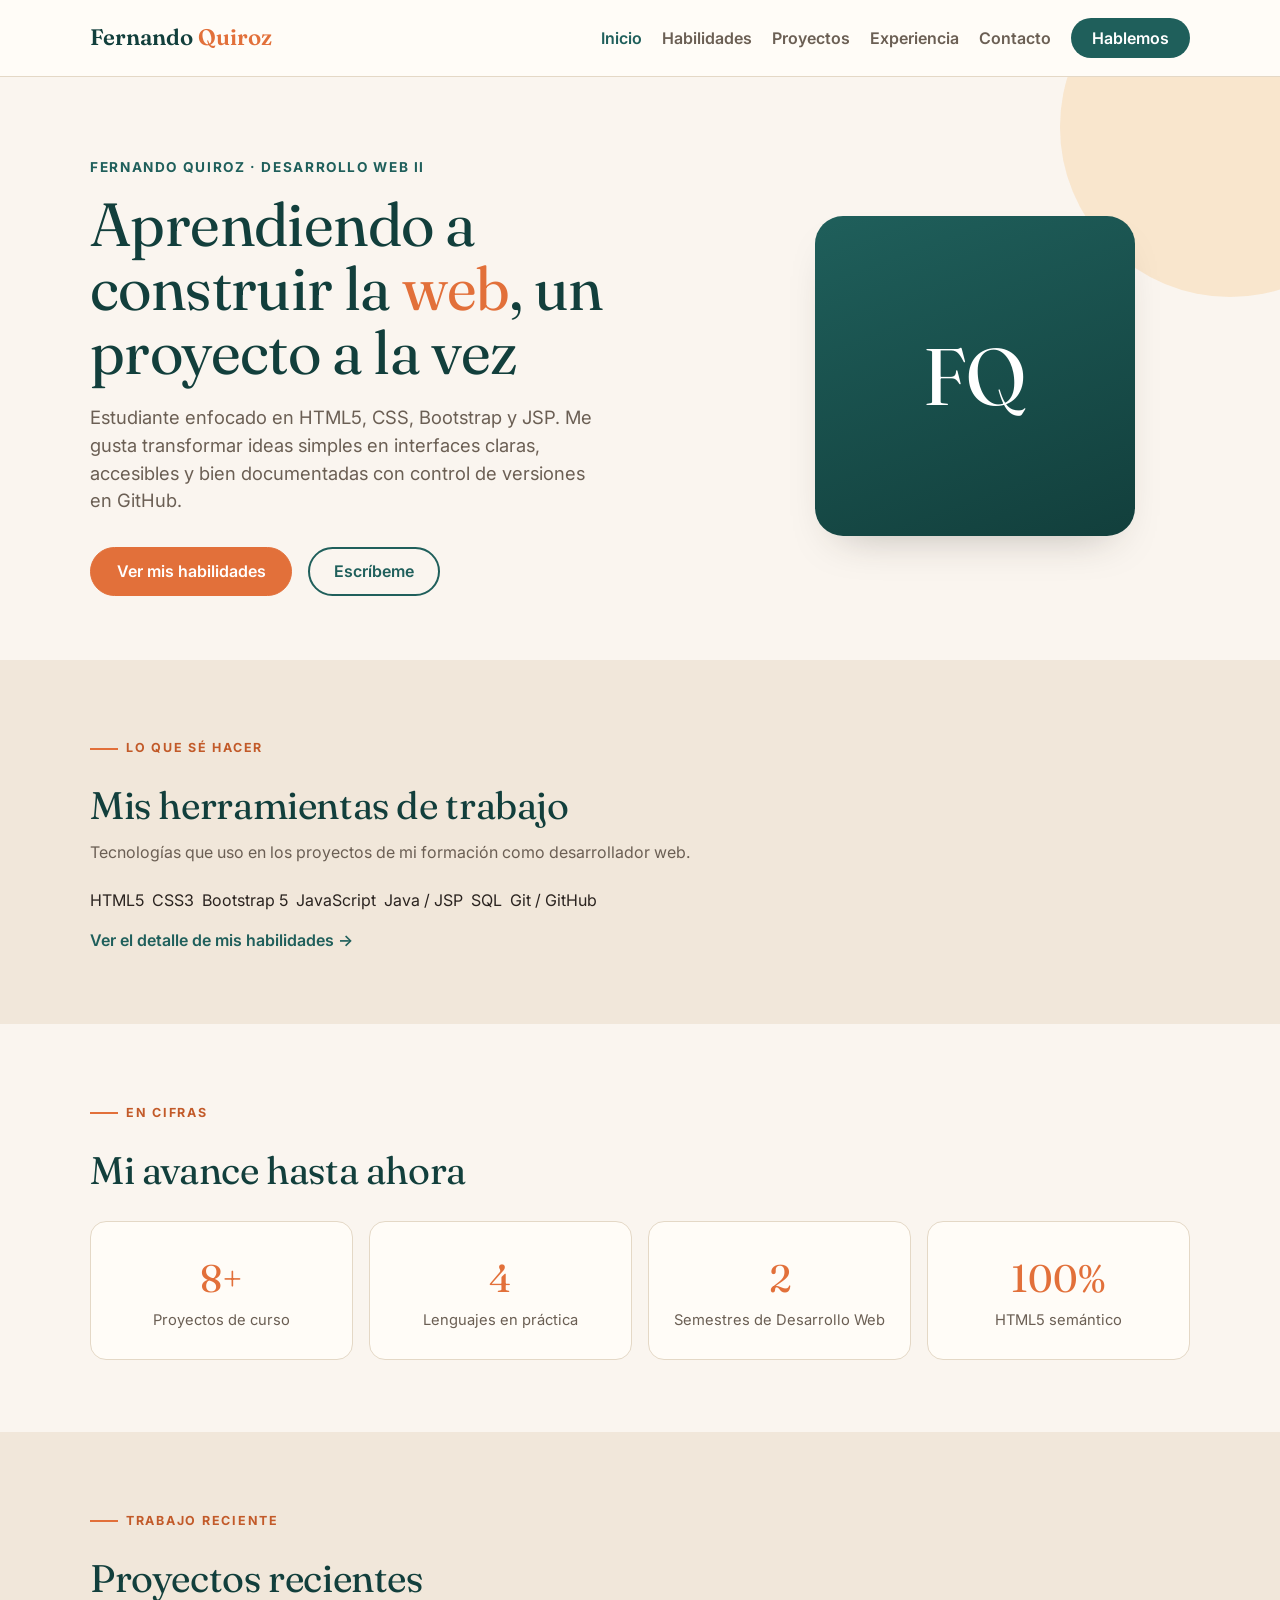
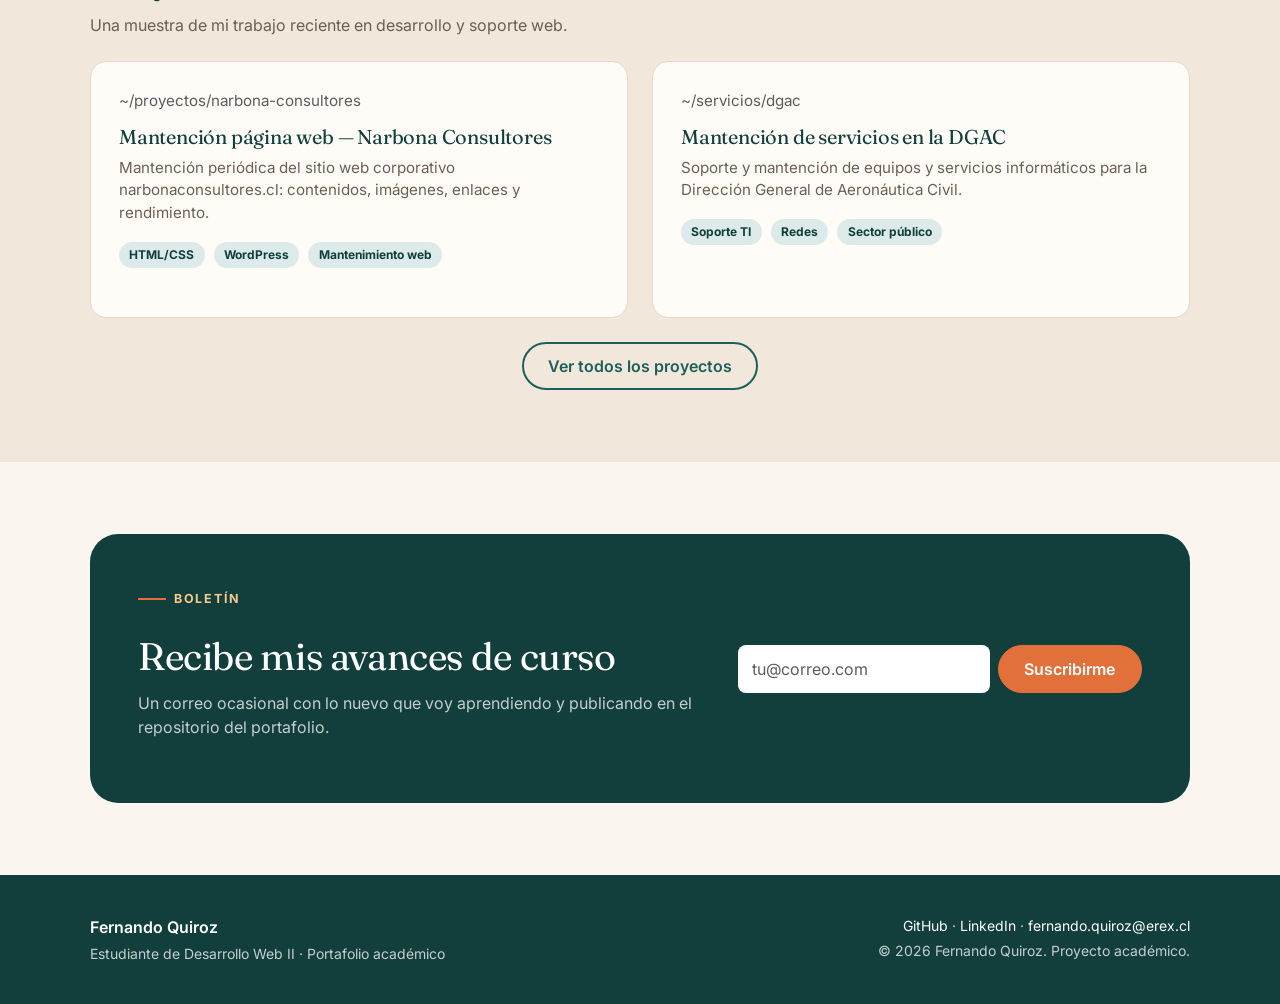
<file: index.html>
<!DOCTYPE html>
<html lang="es">
<head>
  <meta charset="UTF-8" />
  <meta name="viewport" content="width=device-width, initial-scale=1.0" />
  <title>Fernando Quiroz · Portafolio de Desarrollo Web II</title>
  <meta
    name="description"
    content="Portafolio personal de Fernando Quiroz, estudiante de Desarrollo Web II: proyectos, habilidades y experiencia en HTML5, CSS, Bootstrap y JSP."
  />

  <link rel="preconnect" href="https://fonts.googleapis.com" />
  <link rel="preconnect" href="https://fonts.gstatic.com" crossorigin />
  <link
    href="https://fonts.googleapis.com/css2?family=Fraunces:opsz,wght@9..144,500;9..144,600;9..144,700&family=Inter:wght@400;500;600;700&display=swap"
    rel="stylesheet"
  />

  <link
    href="https://cdn.jsdelivr.net/npm/bootstrap@5.3.3/dist/css/bootstrap.min.css"
    rel="stylesheet"
  />

  <link rel="stylesheet" href="css/reset.css" />
  <link rel="stylesheet" href="css/styles.css" />
</head>
<body>
  <!-- ============ NAVBAR ============ -->
  <header>
    <nav class="navbar navbar-expand-lg navbar-portfolio sticky-top py-3">
      <div class="container container-narrow">
        <a class="navbar-brand" href="index.html">Fernando <span>Quiroz</span></a>
        <button
          class="navbar-toggler"
          type="button"
          data-bs-toggle="collapse"
          data-bs-target="#navPrincipal"
          aria-controls="navPrincipal"
          aria-expanded="false"
          aria-label="Abrir menú de navegación"
        >
          <span class="navbar-toggler-icon"></span>
        </button>
        <div class="collapse navbar-collapse" id="navPrincipal">
          <ul class="navbar-nav ms-auto align-items-lg-center gap-lg-1">
            <li class="nav-item"><a class="nav-link" href="index.html">Inicio</a></li>
            <li class="nav-item"><a class="nav-link" href="habilidades.html">Habilidades</a></li>
            <li class="nav-item"><a class="nav-link" href="proyectos.html">Proyectos</a></li>
            <li class="nav-item"><a class="nav-link" href="experiencia.html">Experiencia</a></li>
            <li class="nav-item"><a class="nav-link" href="contacto.html">Contacto</a></li>
            <li class="nav-item ms-lg-2 mt-2 mt-lg-0">
              <a class="btn-nav-cta d-inline-block" href="contacto.html">Hablemos</a>
            </li>
          </ul>
        </div>
      </div>
    </nav>
  </header>

  <main>
    <!-- ============ HERO ============ -->
    <section class="hero">
      <div class="container container-narrow">
        <div class="row align-items-center g-5">
          <div class="col-lg-7 hero-content">
            <p class="hero-eyebrow">Fernando Quiroz · Desarrollo Web II</p>
            <h1>Aprendiendo a construir la <em>web</em>, un proyecto a la vez</h1>
            <p class="hero-lead">
              Estudiante enfocado en HTML5, CSS, Bootstrap y JSP. Me gusta transformar ideas
              simples en interfaces claras, accesibles y bien documentadas con control de
              versiones en GitHub.
            </p>
            <div class="d-flex flex-wrap gap-3">
              <a href="habilidades.html" class="btn btn-brand">Ver mis habilidades</a>
              <a href="contacto.html" class="btn btn-outline-brand">Escríbeme</a>
            </div>
          </div>
          <div class="col-lg-5">
            <div class="avatar-badge" aria-hidden="true">FQ</div>
          </div>
        </div>
      </div>
    </section>

    <!-- ============ HABILIDADES DESTACADAS ============ -->
    <section class="section section-alt">
      <div class="container container-narrow">
        <p class="kicker">Lo que sé hacer</p>
        <h2 class="section-title">Mis herramientas de trabajo</h2>
        <p class="section-lead mb-4">
          Tecnologías que uso en los proyectos de mi formación como desarrollador web.
        </p>
        <div class="d-flex flex-wrap gap-2 mb-3">
          <span class="project-tag">HTML5</span>
          <span class="project-tag">CSS3</span>
          <span class="project-tag">Bootstrap 5</span>
          <span class="project-tag">JavaScript</span>
          <span class="project-tag">Java / JSP</span>
          <span class="project-tag">SQL</span>
          <span class="project-tag">Git / GitHub</span>
        </div>
        <a href="habilidades.html" class="fw-semibold" style="color: var(--color-primary);">
          Ver el detalle de mis habilidades →
        </a>
      </div>
    </section>

    <!-- ============ EN CIFRAS ============ -->
    <section class="section">
      <div class="container container-narrow">
        <p class="kicker">En cifras</p>
        <h2 class="section-title">Mi avance hasta ahora</h2>
        <div class="row g-3 mt-2">
          <div class="col-6 col-lg-3">
            <div class="stat-card">
              <span class="stat-number">8+</span>
              <span class="stat-label">Proyectos de curso</span>
            </div>
          </div>
          <div class="col-6 col-lg-3">
            <div class="stat-card">
              <span class="stat-number">4</span>
              <span class="stat-label">Lenguajes en práctica</span>
            </div>
          </div>
          <div class="col-6 col-lg-3">
            <div class="stat-card">
              <span class="stat-number">2</span>
              <span class="stat-label">Semestres de Desarrollo Web</span>
            </div>
          </div>
          <div class="col-6 col-lg-3">
            <div class="stat-card">
              <span class="stat-number">100%</span>
              <span class="stat-label">HTML5 semántico</span>
            </div>
          </div>
        </div>
      </div>
    </section>

    <!-- ============ PROYECTOS RECIENTES ============ -->
    <section class="section section-alt">
      <div class="container container-narrow">
        <p class="kicker">Trabajo reciente</p>
        <h2 class="section-title">Proyectos recientes</h2>
        <p class="section-lead mb-4">
          Una muestra de mi trabajo reciente en desarrollo y soporte web.
        </p>
        <div class="row g-4" id="listaProyectosInicio">
          <div class="col-md-6">
            <article class="project-card">
              <p class="text-muted small mb-1">~/proyectos/narbona-consultores</p>
              <h3>Mantención página web — Narbona Consultores</h3>
              <p>Mantención periódica del sitio web corporativo narbonaconsultores.cl: contenidos, imágenes, enlaces y rendimiento.</p>
              <div class="mb-3">
                <span class="project-tag">HTML/CSS</span>
                <span class="project-tag">WordPress</span>
                <span class="project-tag">Mantenimiento web</span>
              </div>
            </article>
          </div>
          <div class="col-md-6">
            <article class="project-card">
              <p class="text-muted small mb-1">~/servicios/dgac</p>
              <h3>Mantención de servicios en la DGAC</h3>
              <p>Soporte y mantención de equipos y servicios informáticos para la Dirección General de Aeronáutica Civil.</p>
              <div class="mb-3">
                <span class="project-tag">Soporte TI</span>
                <span class="project-tag">Redes</span>
                <span class="project-tag">Sector público</span>
              </div>
            </article>
          </div>
        </div>
        <div class="text-center mt-4">
          <a href="proyectos.html" class="btn btn-outline-brand">Ver todos los proyectos</a>
        </div>
      </div>
    </section>

    <!-- ============ NEWSLETTER ============ -->
    <section class="section">
      <div class="container container-narrow">
        <div class="newsletter-band">
          <div class="row align-items-center g-4">
            <div class="col-lg-7">
              <p class="kicker" style="color: var(--color-accent-light);">Boletín</p>
              <h2 class="section-title text-white">Recibe mis avances de curso</h2>
              <p class="section-lead">
                Un correo ocasional con lo nuevo que voy aprendiendo y publicando en el
                repositorio del portafolio.
              </p>
            </div>
            <div class="col-lg-5">
              <form
                class="necesita-validacion"
                data-envio-simulado
                data-mensaje-exito="¡Listo! Revisa tu correo para confirmar la suscripción."
                novalidate
              >
                <label for="correoNewsletterInicio" class="visually-hidden">Correo electrónico</label>
                <div class="d-flex flex-column flex-sm-row gap-2">
                  <input
                    type="email"
                    class="form-control"
                    id="correoNewsletterInicio"
                    name="correo"
                    placeholder="tu@correo.com"
                    required
                  />
                  <button type="submit" class="btn btn-brand text-nowrap">Suscribirme</button>
                </div>
                <div class="invalid-feedback">Ingresa un correo electrónico válido.</div>
                <p class="alerta-envio d-none small mt-2 mb-0" style="color: var(--color-accent-light);" role="status"></p>
              </form>
            </div>
          </div>
        </div>
      </div>
    </section>
  </main>

  <!-- ============ FOOTER ============ -->
  <footer class="site-footer">
    <div class="container container-narrow">
      <div class="row g-4">
        <div class="col-md-6">
          <p class="fw-semibold text-white mb-1">Fernando Quiroz</p>
          <p class="small mb-0">Estudiante de Desarrollo Web II · Portafolio académico</p>
        </div>
        <div class="col-md-6 text-md-end">
          <p class="small mb-1">
            <a href="https://github.com/" target="_blank" rel="noopener noreferrer">GitHub</a>
            ·
            <a href="https://www.linkedin.com/" target="_blank" rel="noopener noreferrer">LinkedIn</a>
            ·
            <a href="mailto:fernando.quiroz@erex.cl">fernando.quiroz@erex.cl</a>
          </p>
          <p class="small mb-0">&copy; 2026 Fernando Quiroz. Proyecto académico.</p>
        </div>
      </div>
    </div>
  </footer>

  <script
    src="https://cdn.jsdelivr.net/npm/bootstrap@5.3.3/dist/js/bootstrap.bundle.min.js"
  ></script>
  <script src="js/data.js"></script>
  <script src="js/main.js"></script>
</body>
</html>
</file>
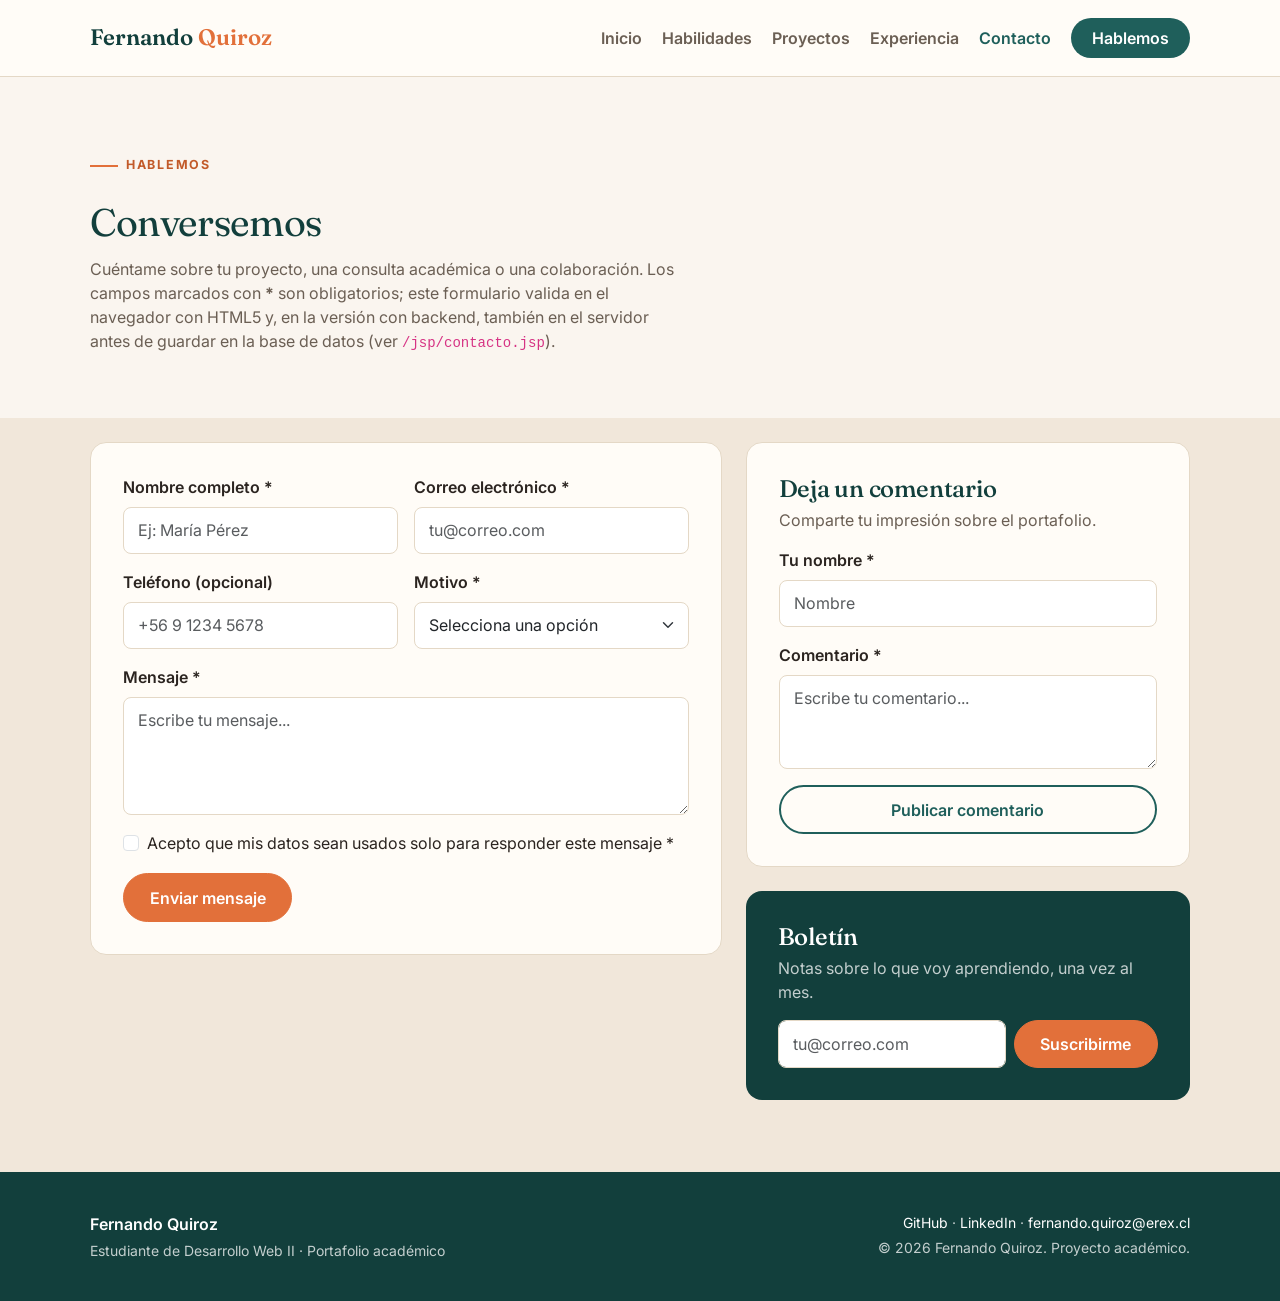
<file: contacto.html>
<!DOCTYPE html>
<html lang="es">
<head>
  <meta charset="UTF-8" />
  <meta name="viewport" content="width=device-width, initial-scale=1.0" />
  <title>Contacto · Fernando Quiroz</title>
  <meta
    name="description"
    content="Formulario de contacto de Fernando Quiroz para propuestas, consultas académicas y colaboraciones."
  />

  <link rel="preconnect" href="https://fonts.googleapis.com" />
  <link rel="preconnect" href="https://fonts.gstatic.com" crossorigin />
  <link
    href="https://fonts.googleapis.com/css2?family=Fraunces:opsz,wght@9..144,500;9..144,600;9..144,700&family=Inter:wght@400;500;600;700&display=swap"
    rel="stylesheet"
  />

  <link
    href="https://cdn.jsdelivr.net/npm/bootstrap@5.3.3/dist/css/bootstrap.min.css"
    rel="stylesheet"
  />

  <link rel="stylesheet" href="css/reset.css" />
  <link rel="stylesheet" href="css/styles.css" />
</head>
<body>
  <header>
    <nav class="navbar navbar-expand-lg navbar-portfolio sticky-top py-3">
      <div class="container container-narrow">
        <a class="navbar-brand" href="index.html">Fernando <span>Quiroz</span></a>
        <button
          class="navbar-toggler"
          type="button"
          data-bs-toggle="collapse"
          data-bs-target="#navPrincipal"
          aria-controls="navPrincipal"
          aria-expanded="false"
          aria-label="Abrir menú de navegación"
        >
          <span class="navbar-toggler-icon"></span>
        </button>
        <div class="collapse navbar-collapse" id="navPrincipal">
          <ul class="navbar-nav ms-auto align-items-lg-center gap-lg-1">
            <li class="nav-item"><a class="nav-link" href="index.html">Inicio</a></li>
            <li class="nav-item"><a class="nav-link" href="habilidades.html">Habilidades</a></li>
            <li class="nav-item"><a class="nav-link" href="proyectos.html">Proyectos</a></li>
            <li class="nav-item"><a class="nav-link" href="experiencia.html">Experiencia</a></li>
            <li class="nav-item"><a class="nav-link" href="contacto.html">Contacto</a></li>
            <li class="nav-item ms-lg-2 mt-2 mt-lg-0">
              <a class="btn-nav-cta d-inline-block" href="contacto.html">Hablemos</a>
            </li>
          </ul>
        </div>
      </div>
    </nav>
  </header>

  <main>
    <section class="section">
      <div class="container container-narrow">
        <p class="kicker">Hablemos</p>
        <h1 class="section-title">Conversemos</h1>
        <p class="section-lead">
          Cuéntame sobre tu proyecto, una consulta académica o una colaboración. Los campos
          marcados con <strong>*</strong> son obligatorios; este formulario valida en el
          navegador con HTML5 y, en la versión con backend, también en el servidor antes de
          guardar en la base de datos (ver <code>/jsp/contacto.jsp</code>).
        </p>
      </div>
    </section>

    <section class="section section-alt pt-0">
      <div class="container container-narrow">
        <div class="row g-4">
          <!-- ===== Formulario principal de contacto ===== -->
          <div class="col-lg-7">
            <div class="form-card">
              <form
                class="necesita-validacion"
                data-envio-simulado
                data-mensaje-exito="¡Gracias por escribirme! Te responderé a la brevedad."
                action="jsp/contacto.jsp"
                method="post"
                novalidate
              >
                <div class="row g-3">
                  <div class="col-md-6">
                    <label for="nombre" class="form-label">Nombre completo *</label>
                    <input
                      type="text"
                      class="form-control"
                      id="nombre"
                      name="nombre"
                      placeholder="Ej: María Pérez"
                      minlength="3"
                      required
                    />
                    <div class="invalid-feedback">Ingresa tu nombre (mínimo 3 caracteres).</div>
                  </div>
                  <div class="col-md-6">
                    <label for="correo" class="form-label">Correo electrónico *</label>
                    <input
                      type="email"
                      class="form-control"
                      id="correo"
                      name="correo"
                      placeholder="tu@correo.com"
                      required
                    />
                    <div class="invalid-feedback">Ingresa un correo electrónico válido.</div>
                  </div>
                  <div class="col-md-6">
                    <label for="telefono" class="form-label">Teléfono (opcional)</label>
                    <input
                      type="tel"
                      class="form-control"
                      id="telefono"
                      name="telefono"
                      placeholder="+56 9 1234 5678"
                      pattern="^\+?[0-9\s]{8,15}$"
                    />
                    <div class="invalid-feedback">Usa solo números, espacios y el símbolo +.</div>
                  </div>
                  <div class="col-md-6">
                    <label for="motivo" class="form-label">Motivo *</label>
                    <select class="form-select" id="motivo" name="motivo" required>
                      <option value="" selected disabled>Selecciona una opción</option>
                      <option value="proyecto">Propuesta de proyecto</option>
                      <option value="academico">Consulta académica</option>
                      <option value="colaboracion">Colaboración técnica</option>
                      <option value="otro">Otro</option>
                    </select>
                    <div class="invalid-feedback">Selecciona un motivo de contacto.</div>
                  </div>
                  <div class="col-12">
                    <label for="mensaje" class="form-label">Mensaje *</label>
                    <textarea
                      class="form-control"
                      id="mensaje"
                      name="mensaje"
                      rows="4"
                      minlength="10"
                      placeholder="Escribe tu mensaje..."
                      required
                    ></textarea>
                    <div class="invalid-feedback">Cuéntame un poco más (mínimo 10 caracteres).</div>
                  </div>
                  <div class="col-12">
                    <div class="form-check">
                      <input
                        class="form-check-input"
                        type="checkbox"
                        id="consentimiento"
                        name="consentimiento"
                        required
                      />
                      <label class="form-check-label" for="consentimiento">
                        Acepto que mis datos sean usados solo para responder este mensaje *
                      </label>
                      <div class="invalid-feedback">Debes aceptar el uso de tus datos para continuar.</div>
                    </div>
                  </div>
                  <div class="col-12">
                    <button type="submit" class="btn btn-brand">Enviar mensaje</button>
                    <p class="alerta-envio d-none small mt-3 mb-0" style="color: var(--color-primary);" role="status"></p>
                  </div>
                </div>
              </form>
            </div>
          </div>

          <!-- ===== Comentarios + Newsletter ===== -->
          <div class="col-lg-5 d-flex flex-column gap-4">
            <div class="form-card">
              <h2 class="h4 mb-1" style="color: var(--color-primary-dark);">Deja un comentario</h2>
              <p class="section-lead mb-3">Comparte tu impresión sobre el portafolio.</p>
              <form
                class="necesita-validacion"
                data-envio-simulado
                data-mensaje-exito="¡Gracias por tu comentario!"
                novalidate
              >
                <div class="mb-3">
                  <label for="nombreComentario" class="form-label">Tu nombre *</label>
                  <input
                    type="text"
                    class="form-control"
                    id="nombreComentario"
                    name="nombreComentario"
                    placeholder="Nombre"
                    required
                  />
                  <div class="invalid-feedback">Ingresa tu nombre.</div>
                </div>
                <div class="mb-3">
                  <label for="textoComentario" class="form-label">Comentario *</label>
                  <textarea
                    class="form-control"
                    id="textoComentario"
                    name="textoComentario"
                    rows="3"
                    minlength="5"
                    placeholder="Escribe tu comentario..."
                    required
                  ></textarea>
                  <div class="invalid-feedback">El comentario debe tener al menos 5 caracteres.</div>
                </div>
                <button type="submit" class="btn btn-outline-brand w-100">Publicar comentario</button>
                <p class="alerta-envio d-none small mt-3 mb-0" style="color: var(--color-primary);" role="status"></p>
              </form>
            </div>

            <div class="form-card" style="background: var(--color-primary-dark); border: none;">
              <h2 class="h4 mb-1 text-white">Boletín</h2>
              <p class="mb-3" style="color: rgba(255,255,255,0.75);">
                Notas sobre lo que voy aprendiendo, una vez al mes.
              </p>
              <form
                class="necesita-validacion"
                data-envio-simulado
                data-mensaje-exito="¡Suscripción realizada con éxito!"
                novalidate
              >
                <label for="correoNewsletter" class="visually-hidden">Correo electrónico</label>
                <div class="d-flex flex-column flex-sm-row gap-2">
                  <input
                    type="email"
                    class="form-control"
                    id="correoNewsletter"
                    name="correoNewsletter"
                    placeholder="tu@correo.com"
                    required
                  />
                  <button type="submit" class="btn btn-brand text-nowrap">Suscribirme</button>
                </div>
                <div class="invalid-feedback">Ingresa un correo electrónico válido.</div>
                <p class="alerta-envio d-none small mt-2 mb-0" style="color: var(--color-accent-light);" role="status"></p>
              </form>
            </div>
          </div>
        </div>
      </div>
    </section>
  </main>

  <footer class="site-footer">
    <div class="container container-narrow">
      <div class="row g-4">
        <div class="col-md-6">
          <p class="fw-semibold text-white mb-1">Fernando Quiroz</p>
          <p class="small mb-0">Estudiante de Desarrollo Web II · Portafolio académico</p>
        </div>
        <div class="col-md-6 text-md-end">
          <p class="small mb-1">
            <a href="https://github.com/" target="_blank" rel="noopener noreferrer">GitHub</a>
            ·
            <a href="https://www.linkedin.com/" target="_blank" rel="noopener noreferrer">LinkedIn</a>
            ·
            <a href="mailto:fernando.quiroz@erex.cl">fernando.quiroz@erex.cl</a>
          </p>
          <p class="small mb-0">&copy; 2026 Fernando Quiroz. Proyecto académico.</p>
        </div>
      </div>
    </div>
  </footer>

  <script
    src="https://cdn.jsdelivr.net/npm/bootstrap@5.3.3/dist/js/bootstrap.bundle.min.js"
  ></script>
  <script src="js/data.js"></script>
  <script src="js/main.js"></script>
</body>
</html>
</file>
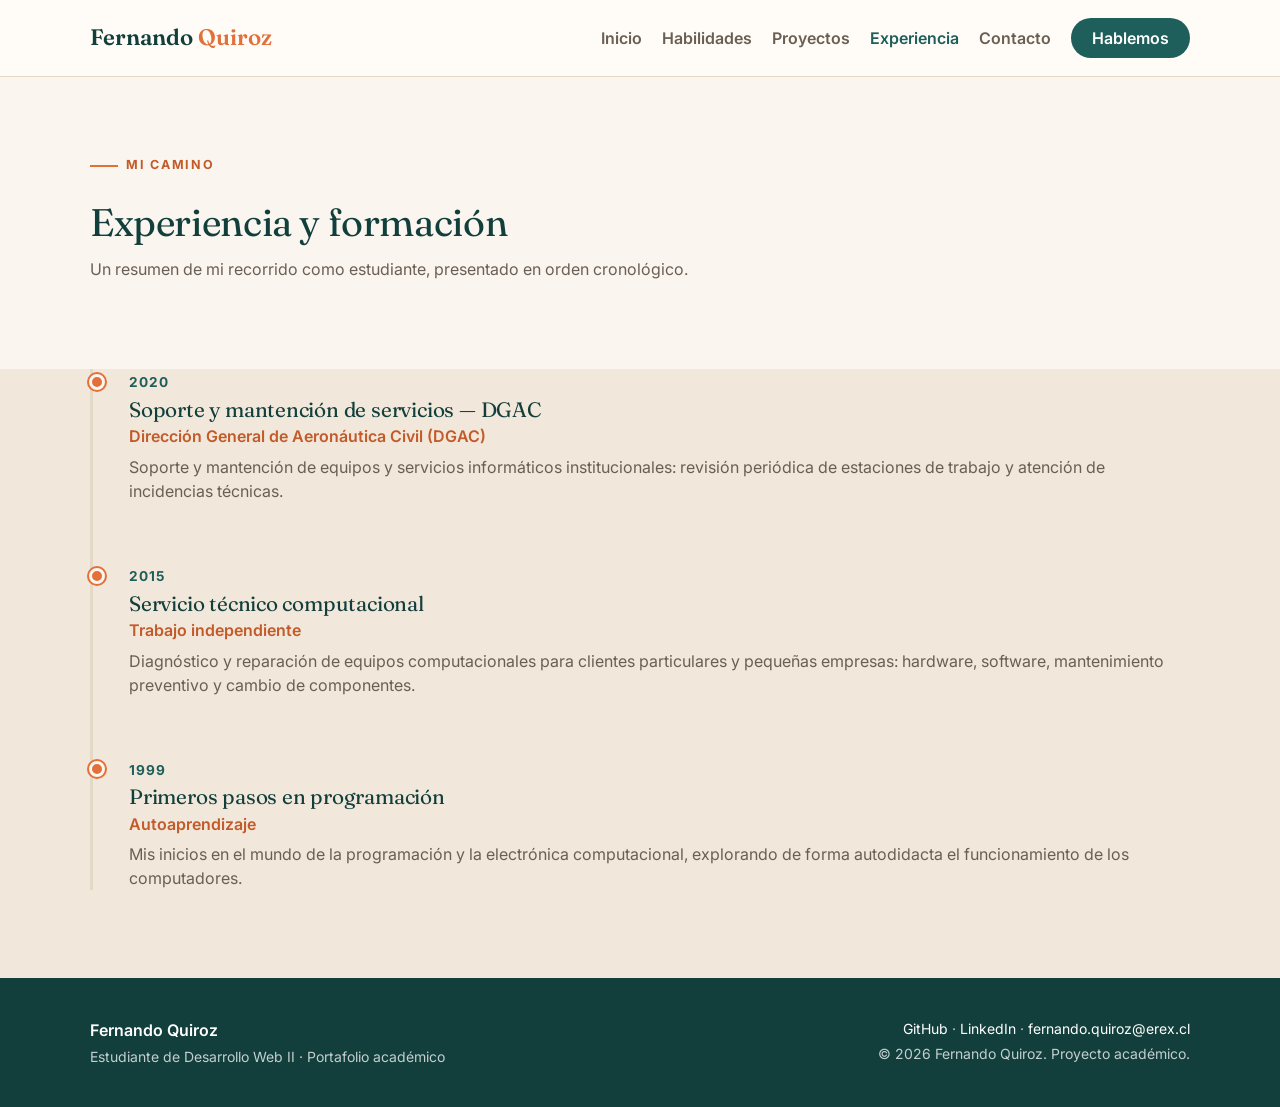
<file: experiencia.html>
<!DOCTYPE html>
<html lang="es">
<head>
  <meta charset="UTF-8" />
  <meta name="viewport" content="width=device-width, initial-scale=1.0" />
  <title>Experiencia · Fernando Quiroz</title>
  <meta
    name="description"
    content="Trayectoria formativa de Fernando Quiroz como estudiante de Desarrollo Web II."
  />

  <link rel="preconnect" href="https://fonts.googleapis.com" />
  <link rel="preconnect" href="https://fonts.gstatic.com" crossorigin />
  <link
    href="https://fonts.googleapis.com/css2?family=Fraunces:opsz,wght@9..144,500;9..144,600;9..144,700&family=Inter:wght@400;500;600;700&display=swap"
    rel="stylesheet"
  />

  <link
    href="https://cdn.jsdelivr.net/npm/bootstrap@5.3.3/dist/css/bootstrap.min.css"
    rel="stylesheet"
  />

  <link rel="stylesheet" href="css/reset.css" />
  <link rel="stylesheet" href="css/styles.css" />
</head>
<body>
  <header>
    <nav class="navbar navbar-expand-lg navbar-portfolio sticky-top py-3">
      <div class="container container-narrow">
        <a class="navbar-brand" href="index.html">Fernando <span>Quiroz</span></a>
        <button
          class="navbar-toggler"
          type="button"
          data-bs-toggle="collapse"
          data-bs-target="#navPrincipal"
          aria-controls="navPrincipal"
          aria-expanded="false"
          aria-label="Abrir menú de navegación"
        >
          <span class="navbar-toggler-icon"></span>
        </button>
        <div class="collapse navbar-collapse" id="navPrincipal">
          <ul class="navbar-nav ms-auto align-items-lg-center gap-lg-1">
            <li class="nav-item"><a class="nav-link" href="index.html">Inicio</a></li>
            <li class="nav-item"><a class="nav-link" href="habilidades.html">Habilidades</a></li>
            <li class="nav-item"><a class="nav-link" href="proyectos.html">Proyectos</a></li>
            <li class="nav-item"><a class="nav-link" href="experiencia.html">Experiencia</a></li>
            <li class="nav-item"><a class="nav-link" href="contacto.html">Contacto</a></li>
            <li class="nav-item ms-lg-2 mt-2 mt-lg-0">
              <a class="btn-nav-cta d-inline-block" href="contacto.html">Hablemos</a>
            </li>
          </ul>
        </div>
      </div>
    </nav>
  </header>

  <main>
    <section class="section">
      <div class="container container-narrow">
        <p class="kicker">Mi camino</p>
        <h1 class="section-title">Experiencia y formación</h1>
        <p class="section-lead">
          Un resumen de mi recorrido como estudiante, presentado en orden cronológico.
        </p>
      </div>
    </section>

    <section class="section section-alt pt-0">
      <div class="container container-narrow">
        <ol class="timeline list-unstyled">
          <li class="timeline-item">
            <span class="timeline-period">2020</span>
            <h3>Soporte y mantención de servicios — DGAC</h3>
            <span class="timeline-org">Dirección General de Aeronáutica Civil (DGAC)</span>
            <p>
              Soporte y mantención de equipos y servicios informáticos institucionales: revisión
              periódica de estaciones de trabajo y atención de incidencias técnicas.
            </p>
          </li>
          <li class="timeline-item">
            <span class="timeline-period">2015</span>
            <h3>Servicio técnico computacional</h3>
            <span class="timeline-org">Trabajo independiente</span>
            <p>
              Diagnóstico y reparación de equipos computacionales para clientes particulares y
              pequeñas empresas: hardware, software, mantenimiento preventivo y cambio de
              componentes.
            </p>
          </li>
          <li class="timeline-item">
            <span class="timeline-period">1999</span>
            <h3>Primeros pasos en programación</h3>
            <span class="timeline-org">Autoaprendizaje</span>
            <p>
              Mis inicios en el mundo de la programación y la electrónica computacional,
              explorando de forma autodidacta el funcionamiento de los computadores.
            </p>
          </li>
        </ol>
      </div>
    </section>
  </main>

  <footer class="site-footer">
    <div class="container container-narrow">
      <div class="row g-4">
        <div class="col-md-6">
          <p class="fw-semibold text-white mb-1">Fernando Quiroz</p>
          <p class="small mb-0">Estudiante de Desarrollo Web II · Portafolio académico</p>
        </div>
        <div class="col-md-6 text-md-end">
          <p class="small mb-1">
            <a href="https://github.com/" target="_blank" rel="noopener noreferrer">GitHub</a>
            ·
            <a href="https://www.linkedin.com/" target="_blank" rel="noopener noreferrer">LinkedIn</a>
            ·
            <a href="mailto:fernando.quiroz@erex.cl">fernando.quiroz@erex.cl</a>
          </p>
          <p class="small mb-0">&copy; 2026 Fernando Quiroz. Proyecto académico.</p>
        </div>
      </div>
    </div>
  </footer>

  <script
    src="https://cdn.jsdelivr.net/npm/bootstrap@5.3.3/dist/js/bootstrap.bundle.min.js"
  ></script>
  <script src="js/data.js"></script>
  <script src="js/main.js"></script>
</body>
</html>
</file>
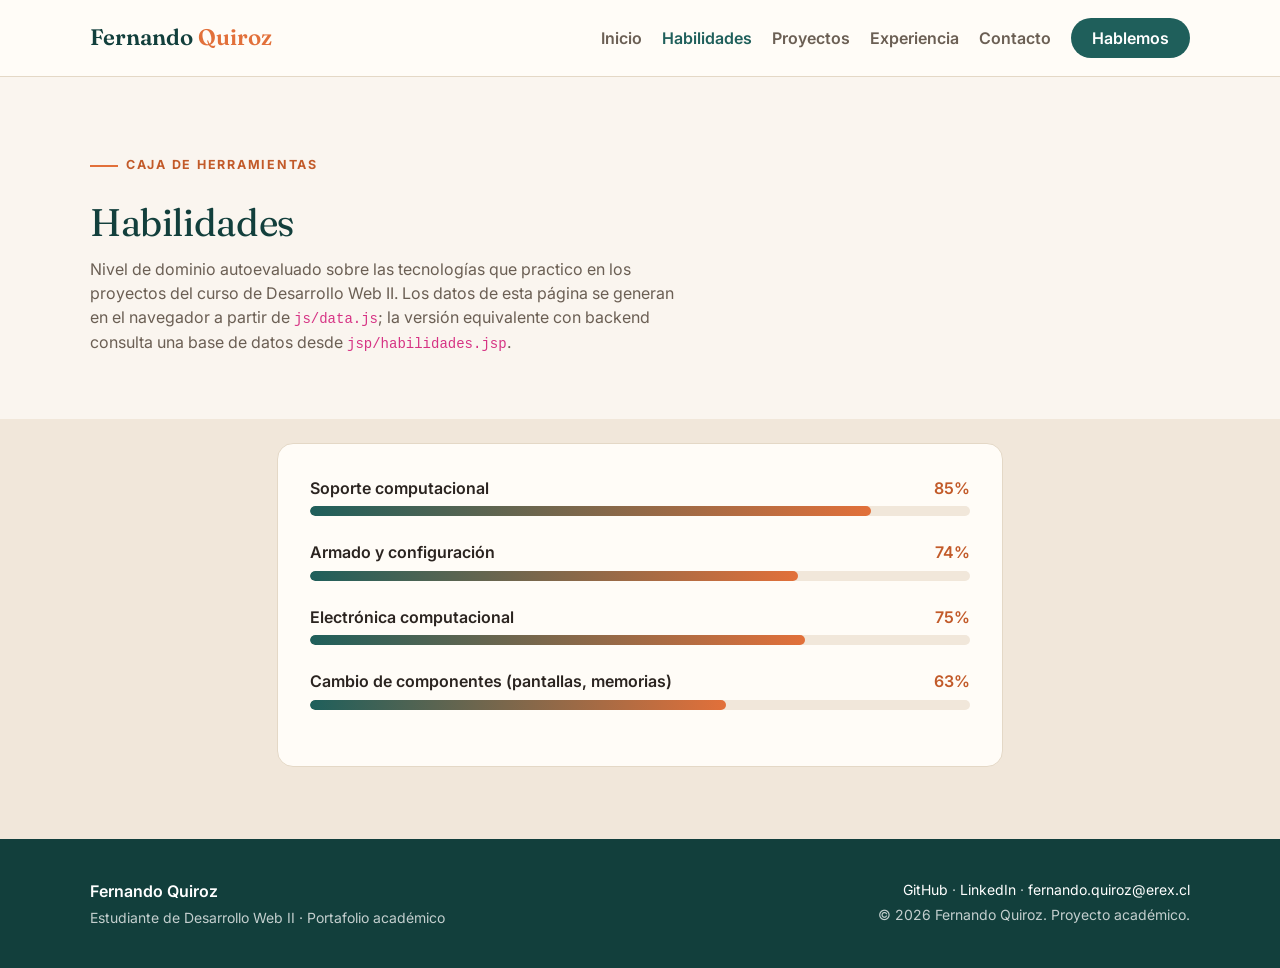
<file: habilidades.html>
<!DOCTYPE html>
<html lang="es">
<head>
  <meta charset="UTF-8" />
  <meta name="viewport" content="width=device-width, initial-scale=1.0" />
  <title>Habilidades · Fernando Quiroz</title>
  <meta
    name="description"
    content="Habilidades técnicas de Fernando Quiroz en HTML5, CSS, Bootstrap, JavaScript, Java/JSP y bases de datos."
  />

  <link rel="preconnect" href="https://fonts.googleapis.com" />
  <link rel="preconnect" href="https://fonts.gstatic.com" crossorigin />
  <link
    href="https://fonts.googleapis.com/css2?family=Fraunces:opsz,wght@9..144,500;9..144,600;9..144,700&family=Inter:wght@400;500;600;700&display=swap"
    rel="stylesheet"
  />

  <link
    href="https://cdn.jsdelivr.net/npm/bootstrap@5.3.3/dist/css/bootstrap.min.css"
    rel="stylesheet"
  />

  <link rel="stylesheet" href="css/reset.css" />
  <link rel="stylesheet" href="css/styles.css" />
</head>
<body>
  <header>
    <nav class="navbar navbar-expand-lg navbar-portfolio sticky-top py-3">
      <div class="container container-narrow">
        <a class="navbar-brand" href="index.html">Fernando <span>Quiroz</span></a>
        <button
          class="navbar-toggler"
          type="button"
          data-bs-toggle="collapse"
          data-bs-target="#navPrincipal"
          aria-controls="navPrincipal"
          aria-expanded="false"
          aria-label="Abrir menú de navegación"
        >
          <span class="navbar-toggler-icon"></span>
        </button>
        <div class="collapse navbar-collapse" id="navPrincipal">
          <ul class="navbar-nav ms-auto align-items-lg-center gap-lg-1">
            <li class="nav-item"><a class="nav-link" href="index.html">Inicio</a></li>
            <li class="nav-item"><a class="nav-link" href="habilidades.html">Habilidades</a></li>
            <li class="nav-item"><a class="nav-link" href="proyectos.html">Proyectos</a></li>
            <li class="nav-item"><a class="nav-link" href="experiencia.html">Experiencia</a></li>
            <li class="nav-item"><a class="nav-link" href="contacto.html">Contacto</a></li>
            <li class="nav-item ms-lg-2 mt-2 mt-lg-0">
              <a class="btn-nav-cta d-inline-block" href="contacto.html">Hablemos</a>
            </li>
          </ul>
        </div>
      </div>
    </nav>
  </header>

  <main>
    <section class="section">
      <div class="container container-narrow">
        <p class="kicker">Caja de herramientas</p>
        <h1 class="section-title">Habilidades</h1>
        <p class="section-lead">
          Nivel de dominio autoevaluado sobre las tecnologías que practico en los proyectos del
          curso de Desarrollo Web II. Los datos de esta página se generan en el navegador a
          partir de <code>js/data.js</code>; la versión equivalente con backend consulta una
          base de datos desde <code>jsp/habilidades.jsp</code>.
        </p>
      </div>
    </section>

    <section class="section section-alt pt-0">
      <div class="container container-narrow">
        <div class="row g-4">
          <div class="col-lg-8 mx-auto">
            <div class="skill-card">
              <div id="listaHabilidades"><!-- Se genera con JavaScript (js/main.js) --></div>
            </div>
          </div>
        </div>
      </div>
    </section>
  </main>

  <footer class="site-footer">
    <div class="container container-narrow">
      <div class="row g-4">
        <div class="col-md-6">
          <p class="fw-semibold text-white mb-1">Fernando Quiroz</p>
          <p class="small mb-0">Estudiante de Desarrollo Web II · Portafolio académico</p>
        </div>
        <div class="col-md-6 text-md-end">
          <p class="small mb-1">
            <a href="https://github.com/" target="_blank" rel="noopener noreferrer">GitHub</a>
            ·
            <a href="https://www.linkedin.com/" target="_blank" rel="noopener noreferrer">LinkedIn</a>
            ·
            <a href="mailto:fernando.quiroz@erex.cl">fernando.quiroz@erex.cl</a>
          </p>
          <p class="small mb-0">&copy; 2026 Fernando Quiroz. Proyecto académico.</p>
        </div>
      </div>
    </div>
  </footer>

  <script
    src="https://cdn.jsdelivr.net/npm/bootstrap@5.3.3/dist/js/bootstrap.bundle.min.js"
  ></script>
  <script src="js/data.js"></script>
  <script src="js/main.js"></script>
</body>
</html>
</file>
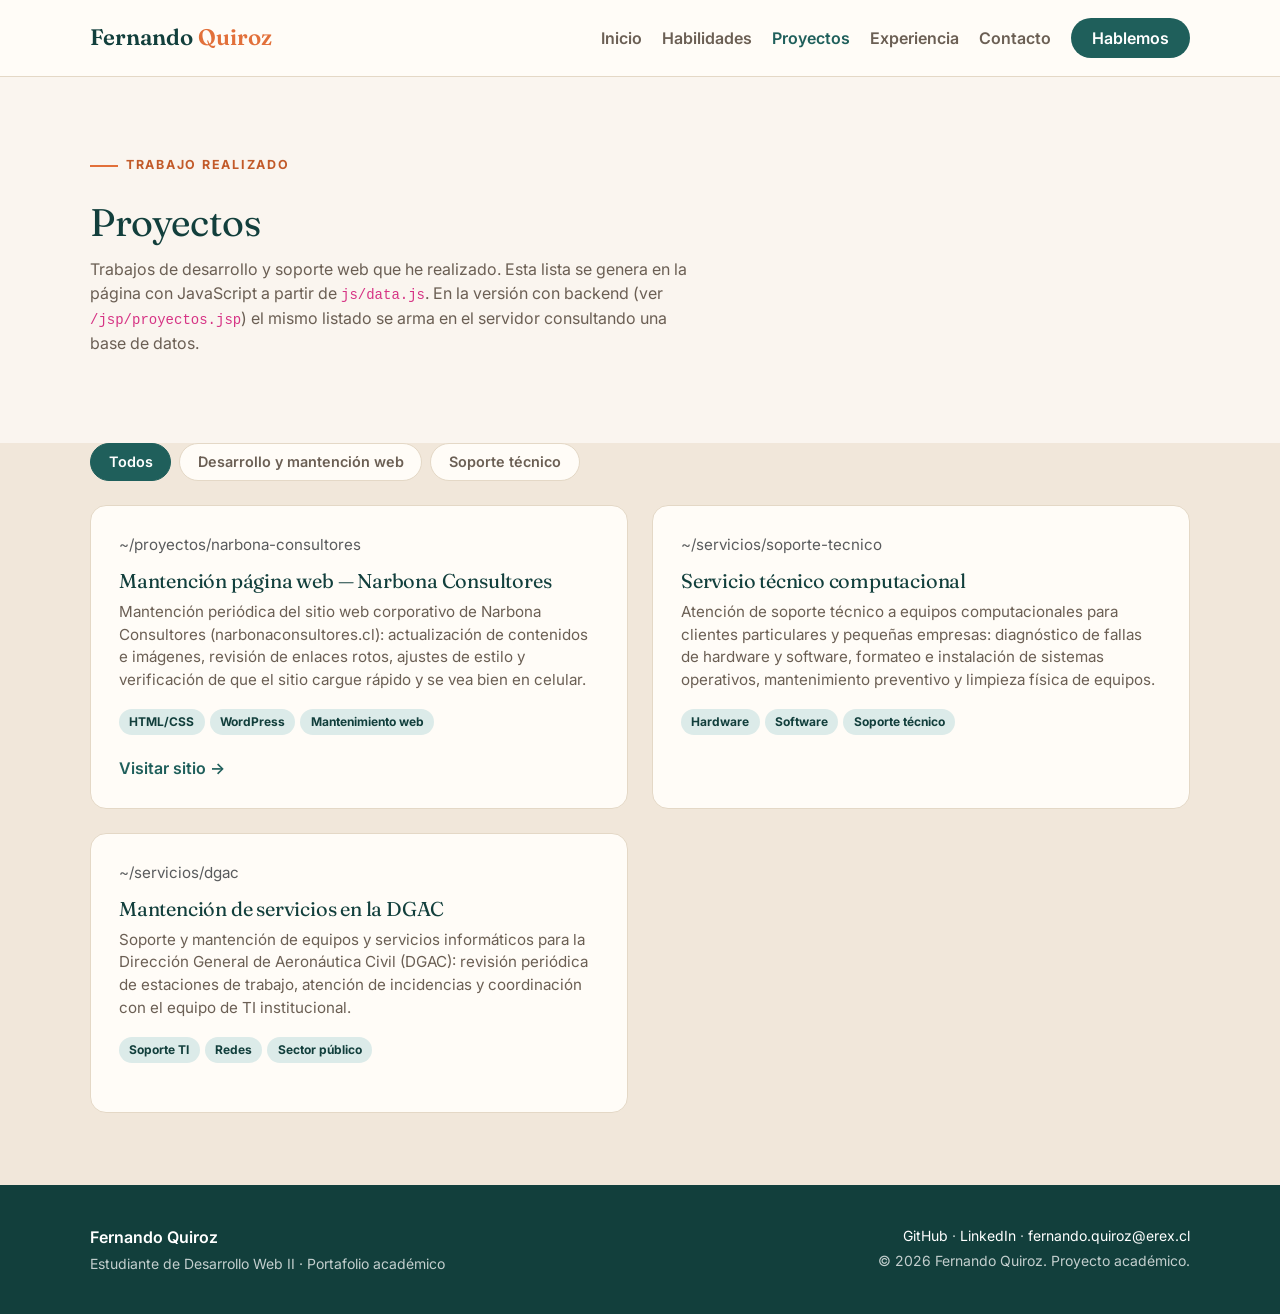
<file: proyectos.html>
<!DOCTYPE html>
<html lang="es">
<head>
  <meta charset="UTF-8" />
  <meta name="viewport" content="width=device-width, initial-scale=1.0" />
  <title>Proyectos · Fernando Quiroz</title>
  <meta
    name="description"
    content="Proyectos de curso de Fernando Quiroz: aplicaciones con HTML5, CSS, Bootstrap, JavaScript y JSP."
  />

  <link rel="preconnect" href="https://fonts.googleapis.com" />
  <link rel="preconnect" href="https://fonts.gstatic.com" crossorigin />
  <link
    href="https://fonts.googleapis.com/css2?family=Fraunces:opsz,wght@9..144,500;9..144,600;9..144,700&family=Inter:wght@400;500;600;700&display=swap"
    rel="stylesheet"
  />

  <link
    href="https://cdn.jsdelivr.net/npm/bootstrap@5.3.3/dist/css/bootstrap.min.css"
    rel="stylesheet"
  />

  <link rel="stylesheet" href="css/reset.css" />
  <link rel="stylesheet" href="css/styles.css" />
</head>
<body>
  <header>
    <nav class="navbar navbar-expand-lg navbar-portfolio sticky-top py-3">
      <div class="container container-narrow">
        <a class="navbar-brand" href="index.html">Fernando <span>Quiroz</span></a>
        <button
          class="navbar-toggler"
          type="button"
          data-bs-toggle="collapse"
          data-bs-target="#navPrincipal"
          aria-controls="navPrincipal"
          aria-expanded="false"
          aria-label="Abrir menú de navegación"
        >
          <span class="navbar-toggler-icon"></span>
        </button>
        <div class="collapse navbar-collapse" id="navPrincipal">
          <ul class="navbar-nav ms-auto align-items-lg-center gap-lg-1">
            <li class="nav-item"><a class="nav-link" href="index.html">Inicio</a></li>
            <li class="nav-item"><a class="nav-link" href="habilidades.html">Habilidades</a></li>
            <li class="nav-item"><a class="nav-link" href="proyectos.html">Proyectos</a></li>
            <li class="nav-item"><a class="nav-link" href="experiencia.html">Experiencia</a></li>
            <li class="nav-item"><a class="nav-link" href="contacto.html">Contacto</a></li>
            <li class="nav-item ms-lg-2 mt-2 mt-lg-0">
              <a class="btn-nav-cta d-inline-block" href="contacto.html">Hablemos</a>
            </li>
          </ul>
        </div>
      </div>
    </nav>
  </header>

  <main>
    <section class="section">
      <div class="container container-narrow">
        <p class="kicker">Trabajo realizado</p>
        <h1 class="section-title">Proyectos</h1>
        <p class="section-lead">
          Trabajos de desarrollo y soporte web que he realizado. Esta lista se genera en la
          página con JavaScript a partir de <code>js/data.js</code>. En la versión con backend
          (ver <code>/jsp/proyectos.jsp</code>) el mismo listado se arma en el servidor
          consultando una base de datos.
        </p>
      </div>
    </section>

    <section class="section section-alt pt-0">
      <div class="container container-narrow">
        <div class="d-flex flex-wrap gap-2 mb-4" role="group" aria-label="Filtrar proyectos por categoría">
          <button type="button" class="filter-pill active" data-filtro="todos">Todos</button>
          <button type="button" class="filter-pill" data-filtro="web">Desarrollo y mantención web</button>
          <button type="button" class="filter-pill" data-filtro="soporte">Soporte técnico</button>
        </div>

        <div class="row g-4" id="listaProyectos">
          <!-- Se genera dinámicamente con JavaScript (js/main.js + js/data.js) -->
        </div>
      </div>
    </section>
  </main>

  <footer class="site-footer">
    <div class="container container-narrow">
      <div class="row g-4">
        <div class="col-md-6">
          <p class="fw-semibold text-white mb-1">Fernando Quiroz</p>
          <p class="small mb-0">Estudiante de Desarrollo Web II · Portafolio académico</p>
        </div>
        <div class="col-md-6 text-md-end">
          <p class="small mb-1">
            <a href="https://github.com/" target="_blank" rel="noopener noreferrer">GitHub</a>
            ·
            <a href="https://www.linkedin.com/" target="_blank" rel="noopener noreferrer">LinkedIn</a>
            ·
            <a href="mailto:fernando.quiroz@erex.cl">fernando.quiroz@erex.cl</a>
          </p>
          <p class="small mb-0">&copy; 2026 Fernando Quiroz. Proyecto académico.</p>
        </div>
      </div>
    </div>
  </footer>

  <script
    src="https://cdn.jsdelivr.net/npm/bootstrap@5.3.3/dist/js/bootstrap.bundle.min.js"
  ></script>
  <script src="js/data.js"></script>
  <script src="js/main.js"></script>
</body>
</html>
</file>
<file: css/styles.css>
/* =========================================================
   Mi Portafolio · Fernando Quiroz
   Hoja de estilos propia (complementa a Bootstrap 5)
   ========================================================= */

:root {
  /* Paleta */
  --color-bg: #faf5ef;
  --color-bg-alt: #f1e7da;
  --color-surface: #fffcf7;
  --color-text: #2b2420;
  --color-text-muted: #6b5f54;
  --color-primary: #1f5f5b;
  --color-primary-dark: #123f3c;
  --color-primary-light: #dcebe9;
  --color-accent: #e2703a;
  --color-accent-dark: #c25a29;
  --color-accent-light: #f6c98d;
  --color-border: #e4d8c6;

  /* Tipografía */
  --font-display: "Fraunces", "Georgia", serif;
  --font-body: "Inter", "Segoe UI", sans-serif;

  /* Layout */
  --radius-sm: 8px;
  --radius-md: 16px;
  --radius-lg: 28px;
  --shadow-soft: 0 20px 45px -25px rgba(43, 36, 32, 0.35);
  --container-max: 1140px;
}

body {
  background-color: var(--color-bg);
  color: var(--color-text);
  font-family: var(--font-body);
  font-size: 1rem;
}

h1, h2, h3, h4 {
  font-family: var(--font-display);
  letter-spacing: -0.01em;
}

a {
  transition: color 0.2s ease;
}

.container-narrow {
  max-width: var(--container-max);
  margin-inline: auto;
  padding-inline: 1.25rem;
}

/* =========================================================
   Etiqueta "kicker" — reemplaza los rótulos tipo terminal
   ========================================================= */
.kicker {
  display: inline-flex;
  align-items: center;
  gap: 0.5rem;
  font-family: var(--font-body);
  font-size: 0.78rem;
  font-weight: 700;
  letter-spacing: 0.14em;
  text-transform: uppercase;
  color: var(--color-accent-dark);
}

.kicker::before {
  content: "";
  width: 1.75rem;
  height: 2px;
  background: var(--color-accent);
  display: inline-block;
}

/* =========================================================
   Navbar
   ========================================================= */
.navbar-portfolio {
  background-color: var(--color-surface);
  border-bottom: 1px solid var(--color-border);
}

.navbar-portfolio .navbar-brand {
  font-family: var(--font-display);
  font-size: 1.4rem;
  font-weight: 600;
  color: var(--color-primary-dark);
}

.navbar-portfolio .navbar-brand span {
  color: var(--color-accent);
}

.navbar-portfolio .nav-link {
  font-weight: 600;
  color: var(--color-text-muted);
  padding-inline: 0.9rem;
}

.navbar-portfolio .nav-link.active,
.navbar-portfolio .nav-link:hover {
  color: var(--color-primary);
}

.navbar-portfolio .btn-nav-cta {
  background: var(--color-primary);
  color: #fff;
  border-radius: 999px;
  padding: 0.5rem 1.3rem;
  font-weight: 600;
}

.navbar-portfolio .btn-nav-cta:hover {
  background: var(--color-primary-dark);
  color: #fff;
}

/* =========================================================
   Botones
   ========================================================= */
.btn-brand {
  background-color: var(--color-accent);
  border-color: var(--color-accent);
  color: #fff;
  font-weight: 600;
  border-radius: 999px;
  padding: 0.7rem 1.6rem;
}

.btn-brand:hover {
  background-color: var(--color-accent-dark);
  border-color: var(--color-accent-dark);
  color: #fff;
}

.btn-outline-brand {
  border: 2px solid var(--color-primary);
  color: var(--color-primary);
  font-weight: 600;
  border-radius: 999px;
  padding: 0.65rem 1.5rem;
  background: transparent;
}

.btn-outline-brand:hover {
  background-color: var(--color-primary);
  color: #fff;
}

/* =========================================================
   Hero (Inicio)
   ========================================================= */
.hero {
  padding-block: 5rem 4rem;
  position: relative;
  overflow: hidden;
}

.hero::before {
  content: "";
  position: absolute;
  top: -120px;
  right: -120px;
  width: 340px;
  height: 340px;
  background: var(--color-accent-light);
  opacity: 0.35;
  border-radius: 50%;
  z-index: 0;
}

.hero-content {
  position: relative;
  z-index: 1;
}

.hero-eyebrow {
  color: var(--color-primary);
  font-weight: 700;
  letter-spacing: 0.12em;
  text-transform: uppercase;
  font-size: 0.85rem;
}

.hero h1 {
  font-size: clamp(2.4rem, 5vw, 3.8rem);
  line-height: 1.05;
  margin-block: 0.75rem 1.25rem;
  color: var(--color-primary-dark);
}

.hero h1 em {
  font-style: normal;
  color: var(--color-accent);
}

.hero-lead {
  font-size: 1.15rem;
  color: var(--color-text-muted);
  max-width: 42ch;
  margin-bottom: 2rem;
}

.avatar-badge {
  width: min(320px, 80%);
  aspect-ratio: 1;
  margin-inline: auto;
  border-radius: var(--radius-lg);
  background: linear-gradient(160deg, var(--color-primary) 0%, var(--color-primary-dark) 100%);
  display: flex;
  align-items: center;
  justify-content: center;
  color: #fff;
  font-family: var(--font-display);
  font-size: 5rem;
  box-shadow: var(--shadow-soft);
  position: relative;
  z-index: 1;
}

/* =========================================================
   Secciones genéricas
   ========================================================= */
.section {
  padding-block: 4.5rem;
}

.section-alt {
  background-color: var(--color-bg-alt);
}

.section-title {
  font-size: clamp(1.9rem, 3vw, 2.6rem);
  color: var(--color-primary-dark);
  margin-block: 0.5rem 0.75rem;
}

.section-lead {
  color: var(--color-text-muted);
  max-width: 60ch;
}

/* =========================================================
   Estadísticas
   ========================================================= */
.stat-card {
  background: var(--color-surface);
  border: 1px solid var(--color-border);
  border-radius: var(--radius-md);
  padding: 1.75rem 1.25rem;
  text-align: center;
  height: 100%;
}

.stat-number {
  font-family: var(--font-display);
  font-size: 2.4rem;
  color: var(--color-accent);
  display: block;
}

.stat-label {
  color: var(--color-text-muted);
  font-size: 0.92rem;
  margin-top: 0.35rem;
}

/* =========================================================
   Tarjetas de proyecto
   ========================================================= */
.project-card {
  background: var(--color-surface);
  border: 1px solid var(--color-border);
  border-radius: var(--radius-md);
  padding: 1.75rem;
  height: 100%;
  transition: transform 0.25s ease, box-shadow 0.25s ease;
}

.project-card:hover {
  transform: translateY(-6px);
  box-shadow: var(--shadow-soft);
}

.project-card .project-tag {
  display: inline-block;
  background: var(--color-primary-light);
  color: var(--color-primary-dark);
  font-size: 0.75rem;
  font-weight: 700;
  padding: 0.25rem 0.65rem;
  border-radius: 999px;
  margin: 0 0.3rem 0.3rem 0;
}

.project-card h3 {
  font-size: 1.25rem;
  margin-block: 0.75rem 0.5rem;
  color: var(--color-primary-dark);
}

.project-card p {
  color: var(--color-text-muted);
  font-size: 0.95rem;
}

.filter-pill {
  border: 1px solid var(--color-border);
  background: var(--color-surface);
  color: var(--color-text-muted);
  border-radius: 999px;
  padding: 0.45rem 1.1rem;
  font-weight: 600;
  font-size: 0.9rem;
}

.filter-pill.active,
.filter-pill:hover {
  background: var(--color-primary);
  border-color: var(--color-primary);
  color: #fff;
}

/* =========================================================
   Habilidades
   ========================================================= */
.skill-row {
  margin-bottom: 1.5rem;
}

.skill-row .skill-head {
  display: flex;
  justify-content: space-between;
  font-weight: 600;
  margin-bottom: 0.4rem;
}

.skill-row .skill-percent {
  color: var(--color-accent-dark);
}

.skill-track {
  height: 10px;
  border-radius: 999px;
  background: var(--color-bg-alt);
  overflow: hidden;
}

.skill-fill {
  height: 100%;
  border-radius: 999px;
  background: linear-gradient(90deg, var(--color-primary) 0%, var(--color-accent) 100%);
  width: 0;
  transition: width 1.1s ease;
}

.skill-card {
  background: var(--color-surface);
  border: 1px solid var(--color-border);
  border-radius: var(--radius-md);
  padding: 2rem;
  height: 100%;
}

/* =========================================================
   Experiencia — línea de tiempo
   ========================================================= */
.timeline {
  position: relative;
  padding-left: 2.25rem;
  border-left: 3px solid var(--color-border);
}

.timeline-item {
  position: relative;
  padding-bottom: 2.75rem;
}

.timeline-item:last-child {
  padding-bottom: 0;
}

.timeline-item::before {
  content: "";
  position: absolute;
  left: -2.47rem;
  top: 0.3rem;
  width: 16px;
  height: 16px;
  border-radius: 50%;
  background: var(--color-accent);
  border: 3px solid var(--color-bg);
  box-shadow: 0 0 0 2px var(--color-accent);
}

.timeline-period {
  font-weight: 700;
  color: var(--color-primary);
  font-size: 0.85rem;
  text-transform: uppercase;
  letter-spacing: 0.08em;
}

.timeline-item h3 {
  font-size: 1.3rem;
  margin-block: 0.3rem 0.1rem;
  color: var(--color-primary-dark);
}

.timeline-org {
  font-weight: 600;
  color: var(--color-accent-dark);
  margin-bottom: 0.4rem;
  display: block;
}

.timeline-item p {
  color: var(--color-text-muted);
}

/* =========================================================
   Formularios
   ========================================================= */
.form-card {
  background: var(--color-surface);
  border: 1px solid var(--color-border);
  border-radius: var(--radius-md);
  padding: 2rem;
}

.form-label {
  font-weight: 600;
  color: var(--color-text);
}

.form-control,
.form-select {
  border: 1px solid var(--color-border);
  border-radius: var(--radius-sm);
  padding: 0.65rem 0.9rem;
  background-color: #fff;
}

.form-control:focus,
.form-select:focus {
  border-color: var(--color-primary);
  box-shadow: 0 0 0 0.2rem rgba(31, 95, 91, 0.15);
}

.form-text {
  color: var(--color-text-muted);
}

/* =========================================================
   Newsletter
   ========================================================= */
.newsletter-band {
  background: var(--color-primary-dark);
  color: #fff;
  border-radius: var(--radius-lg);
  padding: 3rem;
}

.newsletter-band .section-lead {
  color: rgba(255, 255, 255, 0.75);
}

.newsletter-band .form-control {
  border: none;
}

/* =========================================================
   Footer
   ========================================================= */
.site-footer {
  background: var(--color-primary-dark);
  color: rgba(255, 255, 255, 0.75);
  padding-block: 2.5rem;
}

.site-footer a {
  color: #fff;
}

.site-footer a:hover {
  color: var(--color-accent-light);
}

/* =========================================================
   Responsivo
   ========================================================= */
@media (max-width: 991.98px) {
  .hero {
    text-align: center;
    padding-block: 3.5rem 2.5rem;
  }

  .hero-lead {
    margin-inline: auto;
  }

  .avatar-badge {
    margin-top: 2.5rem;
  }

  .timeline {
    padding-left: 1.75rem;
  }

  .timeline-item::before {
    left: -1.97rem;
  }
}

@media (max-width: 575.98px) {
  .section {
    padding-block: 3rem;
  }

  .form-card,
  .newsletter-band {
    padding: 1.5rem;
  }
}
</file>
